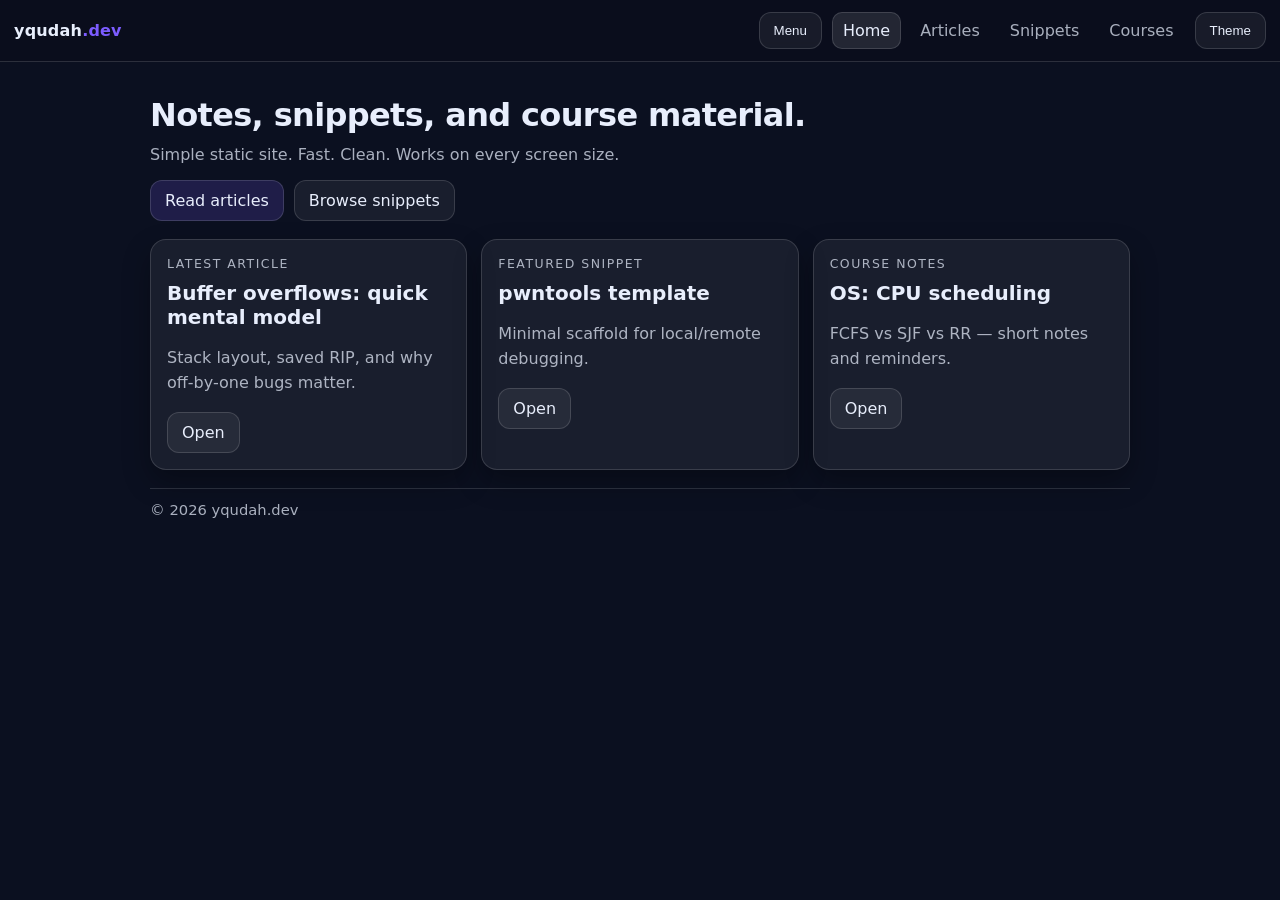
<file: index.html>
<!doctype html>
<html lang="en">
<head>
  <meta charset="utf-8" />
  <meta name="viewport" content="width=device-width,initial-scale=1" />
  <title>yqudah.dev</title>
  <meta name="description" content="Notes, code snippets, and course material." />
  <link rel="stylesheet" href="style.css" />
</head>
<body>
  <header class="topbar">
    <a class="brand" href="index.html">yqudah<span>.dev</span></a>

    <button class="btn ghost menuBtn" id="menuBtn" type="button" aria-label="Toggle menu">
      Menu
    </button>

    <nav class="nav" id="nav">
      <a class="active" href="index.html">Home</a>
      <a href="articles.html">Articles</a>
      <a href="snippets.html">Snippets</a>
      <a href="courses.html">Courses</a>
    </nav>

    <button class="btn ghost" id="themeBtn" type="button" aria-label="Toggle theme">Theme</button>
  </header>

  <main class="container">
    <section class="hero">
      <h1>Notes, snippets, and course material.</h1>
      <p class="muted">
        Simple static site. Fast. Clean. Works on every screen size.
      </p>
      <div class="row">
        <a class="btn" href="articles.html">Read articles</a>
        <a class="btn ghost" href="snippets.html">Browse snippets</a>
      </div>
    </section>

    <section class="grid">
      <article class="card">
        <div class="kicker">Latest article</div>
        <h2 class="h2">Buffer overflows: quick mental model</h2>
        <p class="muted">
          Stack layout, saved RIP, and why off-by-one bugs matter.
        </p>
        <a class="btn ghost" href="articles.html#post-bo-model">Open</a>
      </article>

      <article class="card">
        <div class="kicker">Featured snippet</div>
        <h2 class="h2">pwntools template</h2>
        <p class="muted">
          Minimal scaffold for local/remote debugging.
        </p>
        <a class="btn ghost" href="snippets.html#snip-pwntools">Open</a>
      </article>

      <article class="card">
        <div class="kicker">Course notes</div>
        <h2 class="h2">OS: CPU scheduling</h2>
        <p class="muted">
          FCFS vs SJF vs RR — short notes and reminders.
        </p>
        <a class="btn ghost" href="courses.html#os-scheduling">Open</a>
      </article>
    </section>

    <footer class="footer">
      <div class="muted small">© <span id="year"></span> yqudah.dev</div>
    </footer>
  </main>

  <script src="app.js"></script>
</body>
</html>
</file>
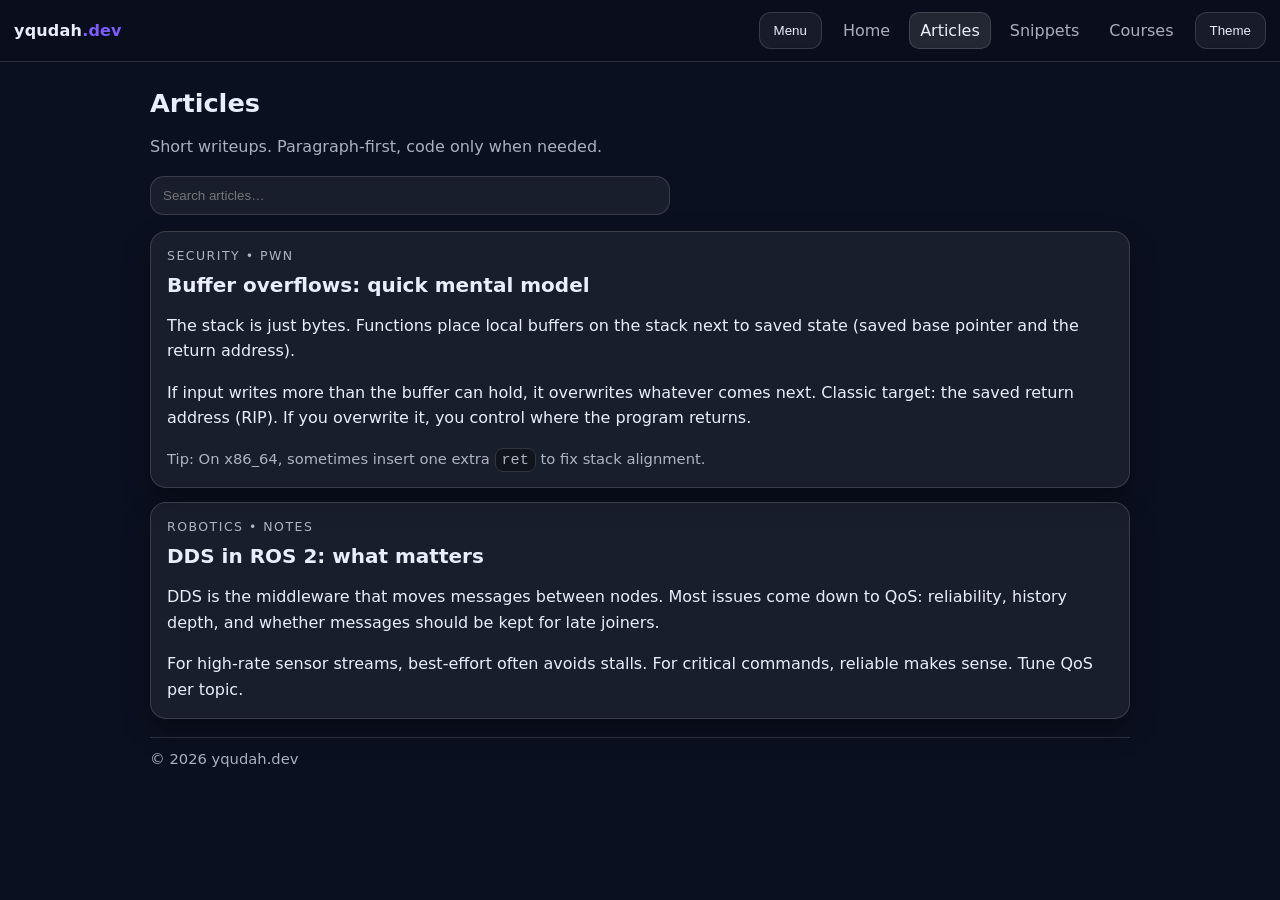
<file: articles.html>
<!doctype html>
<html lang="en">
<head>
  <meta charset="utf-8" />
  <meta name="viewport" content="width=device-width,initial-scale=1" />
  <title>Articles • yqudah.dev</title>
  <meta name="description" content="Articles and writeups." />
  <link rel="stylesheet" href="style.css" />
</head>
<body>
  <header class="topbar">
    <a class="brand" href="index.html">yqudah<span>.dev</span></a>

    <button class="btn ghost menuBtn" id="menuBtn" type="button" aria-label="Toggle menu">
      Menu
    </button>

    <nav class="nav" id="nav">
      <a href="index.html">Home</a>
      <a class="active" href="articles.html">Articles</a>
      <a href="snippets.html">Snippets</a>
      <a href="courses.html">Courses</a>
    </nav>

    <button class="btn ghost" id="themeBtn" type="button" aria-label="Toggle theme">Theme</button>
  </header>

  <main class="container">
    <section class="pageHead">
      <h1>Articles</h1>
      <p class="muted">Short writeups. Paragraph-first, code only when needed.</p>
      <input class="search" id="search" placeholder="Search articles…" />
    </section>

    <section class="stack" id="list">
      <article class="post card" id="post-bo-model" data-title="buffer overflows quick mental model stack saved rip">
        <div class="kicker">Security • Pwn</div>
        <h2 class="h2">Buffer overflows: quick mental model</h2>
        <p>
          The stack is just bytes. Functions place local buffers on the stack next to saved state (saved base pointer and the return address).
        </p>
        <p>
          If input writes more than the buffer can hold, it overwrites whatever comes next. Classic target: the saved return address (RIP).
          If you overwrite it, you control where the program returns.
        </p>
        <p class="muted small">
          Tip: On x86_64, sometimes insert one extra <code>ret</code> to fix stack alignment.
        </p>
      </article>

      <article class="post card" id="post-dds-notes" data-title="dds ros2 qos reliability best effort history depth">
        <div class="kicker">Robotics • Notes</div>
        <h2 class="h2">DDS in ROS 2: what matters</h2>
        <p>
          DDS is the middleware that moves messages between nodes. Most issues come down to QoS:
          reliability, history depth, and whether messages should be kept for late joiners.
        </p>
        <p>
          For high-rate sensor streams, best-effort often avoids stalls. For critical commands, reliable makes sense.
          Tune QoS per topic.
        </p>
      </article>
    </section>

    <footer class="footer">
      <div class="muted small">© <span id="year"></span> yqudah.dev</div>
    </footer>
  </main>

  <script src="app.js"></script>
  <script>
    const q = document.getElementById("search");
    const posts = [...document.querySelectorAll(".post")];
    q.addEventListener("input", () => {
      const term = q.value.trim().toLowerCase();
      posts.forEach(p => {
        const hay = (p.dataset.title || "").toLowerCase();
        p.style.display = hay.includes(term) ? "" : "none";
      });
    });
  </script>
</body>
</html>
</file>
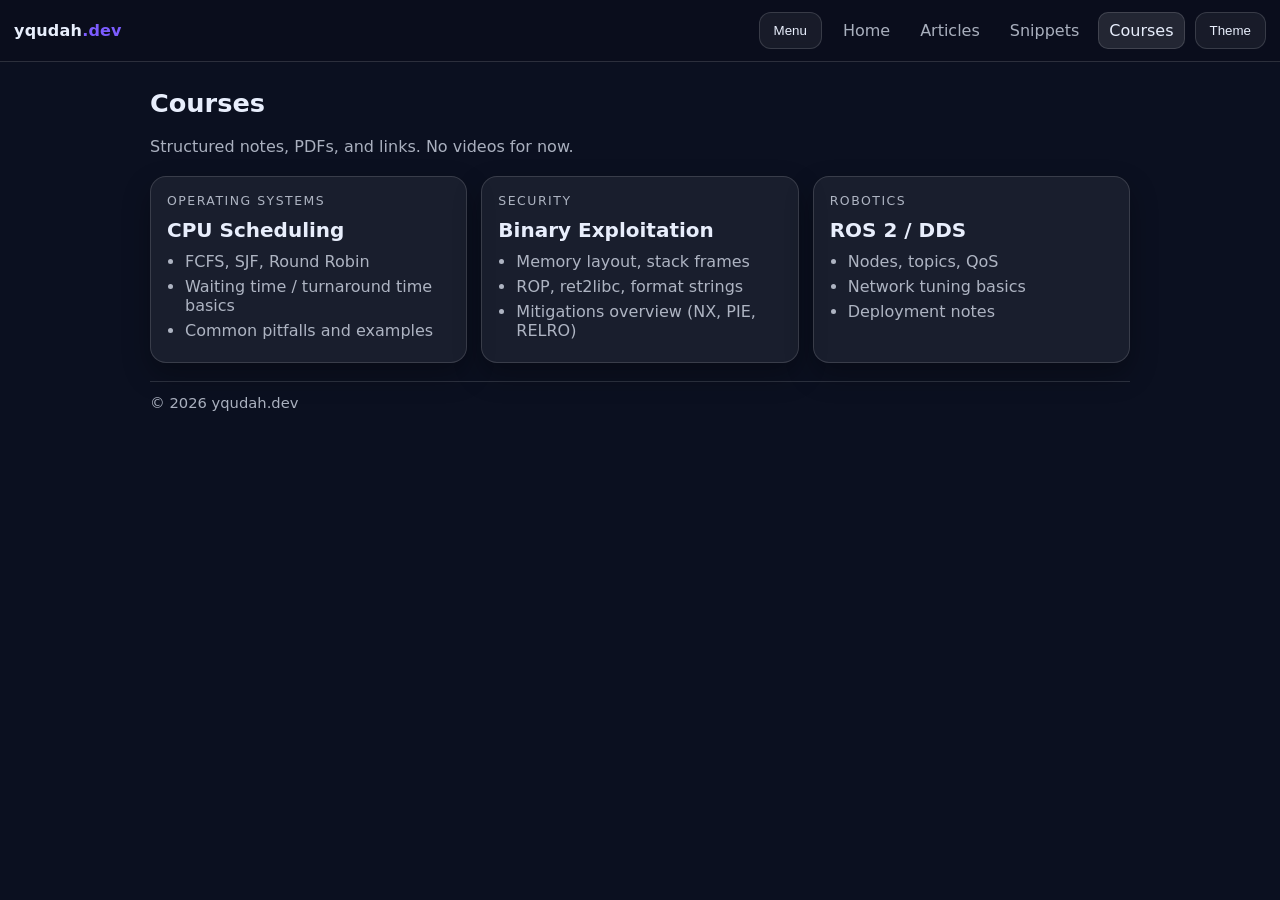
<file: courses.html>
<!doctype html>
<html lang="en">
<head>
  <meta charset="utf-8" />
  <meta name="viewport" content="width=device-width,initial-scale=1" />
  <title>Courses • yqudah.dev</title>
  <meta name="description" content="Course notes and material (no videos)." />
  <link rel="stylesheet" href="style.css" />
</head>
<body>
  <header class="topbar">
    <a class="brand" href="index.html">yqudah<span>.dev</span></a>

    <button class="btn ghost menuBtn" id="menuBtn" type="button" aria-label="Toggle menu">
      Menu
    </button>

    <nav class="nav" id="nav">
      <a href="index.html">Home</a>
      <a href="articles.html">Articles</a>
      <a href="snippets.html">Snippets</a>
      <a class="active" href="courses.html">Courses</a>
    </nav>

    <button class="btn ghost" id="themeBtn" type="button" aria-label="Toggle theme">Theme</button>
  </header>

  <main class="container">
    <section class="pageHead">
      <h1>Courses</h1>
      <p class="muted">Structured notes, PDFs, and links. No videos for now.</p>
    </section>

    <section class="grid">
      <article class="card" id="os-scheduling">
        <div class="kicker">Operating Systems</div>
        <h2 class="h2">CPU Scheduling</h2>
        <ul class="bullets">
          <li>FCFS, SJF, Round Robin</li>
          <li>Waiting time / turnaround time basics</li>
          <li>Common pitfalls and examples</li>
        </ul>
      </article>

      <article class="card">
        <div class="kicker">Security</div>
        <h2 class="h2">Binary Exploitation</h2>
        <ul class="bullets">
          <li>Memory layout, stack frames</li>
          <li>ROP, ret2libc, format strings</li>
          <li>Mitigations overview (NX, PIE, RELRO)</li>
        </ul>
      </article>

      <article class="card">
        <div class="kicker">Robotics</div>
        <h2 class="h2">ROS 2 / DDS</h2>
        <ul class="bullets">
          <li>Nodes, topics, QoS</li>
          <li>Network tuning basics</li>
          <li>Deployment notes</li>
        </ul>
      </article>
    </section>

    <footer class="footer">
      <div class="muted small">© <span id="year"></span> yqudah.dev</div>
    </footer>
  </main>

  <script src="app.js"></script>
</body>
</html>
</file>
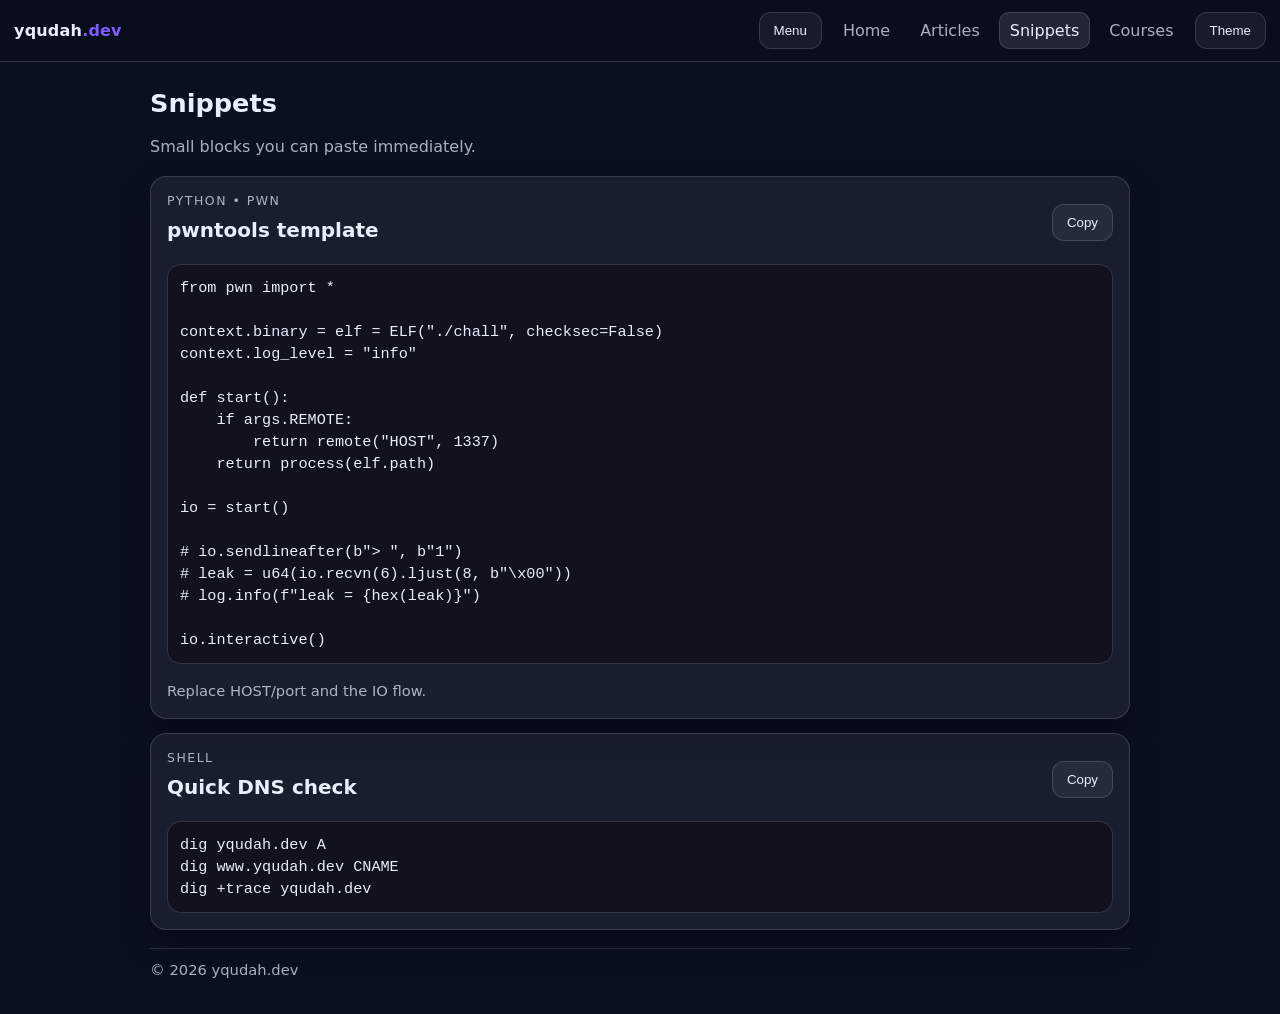
<file: snippets.html>
<!doctype html>
<html lang="en">
<head>
  <meta charset="utf-8" />
  <meta name="viewport" content="width=device-width,initial-scale=1" />
  <title>Snippets • yqudah.dev</title>
  <meta name="description" content="Copy-ready code snippets." />
  <link rel="stylesheet" href="style.css" />
</head>
<body>
  <header class="topbar">
    <a class="brand" href="index.html">yqudah<span>.dev</span></a>

    <button class="btn ghost menuBtn" id="menuBtn" type="button" aria-label="Toggle menu">
      Menu
    </button>

    <nav class="nav" id="nav">
      <a href="index.html">Home</a>
      <a href="articles.html">Articles</a>
      <a class="active" href="snippets.html">Snippets</a>
      <a href="courses.html">Courses</a>
    </nav>

    <button class="btn ghost" id="themeBtn" type="button" aria-label="Toggle theme">Theme</button>
  </header>

  <main class="container">
    <section class="pageHead">
      <h1>Snippets</h1>
      <p class="muted">Small blocks you can paste immediately.</p>
    </section>

    <section class="stack">
      <article class="card" id="snip-pwntools">
        <div class="row between">
          <div>
            <div class="kicker">Python • Pwn</div>
            <h2 class="h2">pwntools template</h2>
          </div>
          <button class="btn ghost copyBtn" data-copy-target="code1" type="button">Copy</button>
        </div>

        <pre class="code"><code id="code1">from pwn import *

context.binary = elf = ELF("./chall", checksec=False)
context.log_level = "info"

def start():
    if args.REMOTE:
        return remote("HOST", 1337)
    return process(elf.path)

io = start()

# io.sendlineafter(b"&gt; ", b"1")
# leak = u64(io.recvn(6).ljust(8, b"\x00"))
# log.info(f"leak = {hex(leak)}")

io.interactive()</code></pre>

        <p class="muted small">Replace HOST/port and the IO flow.</p>
      </article>

      <article class="card">
        <div class="row between">
          <div>
            <div class="kicker">Shell</div>
            <h2 class="h2">Quick DNS check</h2>
          </div>
          <button class="btn ghost copyBtn" data-copy-target="code2" type="button">Copy</button>
        </div>

        <pre class="code"><code id="code2">dig yqudah.dev A
dig www.yqudah.dev CNAME
dig +trace yqudah.dev</code></pre>
      </article>
    </section>

    <footer class="footer">
      <div class="muted small">© <span id="year"></span> yqudah.dev</div>
    </footer>
  </main>

  <script src="app.js"></script>
</body>
</html>
</file>
<file: style.css>
/* ===== Theme ===== */
:root{
  --bg:#0b1020;
  --panel:rgba(255,255,255,.06);
  --panel2:rgba(255,255,255,.10);
  --text:#e8eefc;
  --muted:rgba(232,238,252,.72);
  --border:rgba(255,255,255,.14);
  --shadow:rgba(0,0,0,.30);
  --accent:#7c5cff;
  --codebg:rgba(0,0,0,.35);
}

:root[data-theme="light"]{
  --bg:#f7f7fb;
  --panel:rgba(0,0,0,.04);
  --panel2:rgba(0,0,0,.06);
  --text:#0d1220;
  --muted:rgba(13,18,32,.70);
  --border:rgba(0,0,0,.12);
  --shadow:rgba(0,0,0,.10);
  --accent:#5a44ff;
  --codebg:rgba(0,0,0,.06);
}

/* ===== Base ===== */
*{ box-sizing:border-box; }
html,body{ height:100%; }
body{
  margin:0;
  font-family: system-ui, -apple-system, Segoe UI, Roboto, Arial, sans-serif;
  background: var(--bg);
  color: var(--text);
}
a{ color:inherit; }
.muted{ color:var(--muted); }
.small{ font-size:.92rem; }

.container{
  width: min(980px, calc(100% - 28px));
  margin: 0 auto;
  padding: 18px 0 36px;
}

/* ===== Topbar ===== */
.topbar{
  position: sticky;
  top:0;
  z-index:50;
  display:flex;
  align-items:center;
  gap:10px;
  padding: 12px 14px;
  border-bottom:1px solid var(--border);
  background: rgba(10,14,28,.70);
  backdrop-filter: blur(10px);
}
:root[data-theme="light"] .topbar{
  background: rgba(247,247,251,.85);
}

.brand{
  text-decoration:none;
  font-weight:800;
  letter-spacing:.2px;
  margin-right:auto;
}
.brand span{ color:var(--accent); }

.nav{
  display:flex;
  gap:8px;
  align-items:center;
}
.nav a{
  text-decoration:none;
  color:var(--muted);
  padding:8px 10px;
  border-radius:10px;
  border:1px solid transparent;
}
.nav a:hover{
  color:var(--text);
  border-color:var(--border);
  background: var(--panel);
}
.nav a.active{
  color:var(--text);
  border-color:var(--border);
  background: var(--panel2);
}

.menuBtn{ display:none; }

/* Mobile nav */
@media (max-width: 760px){
  .menuBtn{ display:inline-flex; }
  .nav{
    display:none;
    position:absolute;
    left:14px;
    right:14px;
    top:56px;
    padding:10px;
    border:1px solid var(--border);
    background: rgba(10,14,28,.92);
    border-radius:14px;
    flex-direction:column;
    align-items:stretch;
    gap:6px;
  }
  :root[data-theme="light"] .nav{ background: rgba(247,247,251,.95); }
  .nav.open{ display:flex; }
  .nav a{ padding:10px 12px; }
}

/* ===== Layout helpers ===== */
.row{ display:flex; gap:10px; align-items:center; flex-wrap:wrap; }
.between{ justify-content:space-between; }
.stack{ display:flex; flex-direction:column; gap:14px; }

.hero{
  padding: 16px 0 8px;
  margin-bottom: 10px;
}
.hero h1{
  margin: 0 0 8px;
  font-size: clamp(1.6rem, 2.5vw, 2.2rem);
  letter-spacing: -0.02em;
}
.hero p{ margin: 0 0 12px; max-width: 60ch; }

.pageHead{ margin: 8px 0 16px; }
.pageHead h1{
  margin:0 0 6px;
  font-size: clamp(1.4rem, 2vw, 1.9rem);
}

.grid{
  display:grid;
  gap:14px;
  grid-template-columns: repeat(3, 1fr);
}
@media (max-width: 980px){
  .grid{ grid-template-columns: 1fr; }
}

/* ===== Cards & text ===== */
.card{
  background: var(--panel);
  border:1px solid var(--border);
  border-radius:16px;
  box-shadow: 0 12px 28px var(--shadow);
  padding:16px;
}
.kicker{
  font-size:.78rem;
  letter-spacing:.12em;
  text-transform:uppercase;
  color:var(--muted);
  margin-bottom:10px;
}
.h2{
  margin: 0 0 10px;
  font-size: 1.25rem;
}
p{ line-height:1.6; }
p:last-child{ margin-bottom:0; }

/* ===== Buttons ===== */
.btn{
  display:inline-flex;
  align-items:center;
  justify-content:center;
  gap:8px;
  padding:10px 14px;
  border-radius:12px;
  border:1px solid var(--border);
  background: rgba(124,92,255,.18);
  color: var(--text);
  text-decoration:none;
  cursor:pointer;
  user-select:none;
}
.btn:hover{ border-color: rgba(124,92,255,.45); }
.btn.ghost{
  background: var(--panel);
}
.btn.ghost:hover{
  background: var(--panel2);
}

/* ===== Search ===== */
.search{
  width: min(520px, 100%);
  padding: 11px 12px;
  border-radius: 14px;
  border: 1px solid var(--border);
  background: var(--panel);
  color: var(--text);
  outline: none;
}
.search:focus{
  border-color: rgba(124,92,255,.50);
}

/* ===== Code ===== */
.code{
  margin: 12px 0 0;
  background: var(--codebg);
  border: 1px solid var(--border);
  border-radius: 14px;
  padding: 12px;
  overflow:auto;
}
code{
  font-family: ui-monospace, SFMono-Regular, Menlo, Monaco, Consolas, "Liberation Mono", "Courier New", monospace;
  font-size: 0.95rem;
  line-height: 1.45;
}
p code{
  padding: 2px 6px;
  border-radius: 8px;
  background: var(--codebg);
  border: 1px solid var(--border);
}

/* ===== Lists ===== */
.bullets{
  margin:0;
  padding-left:18px;
  color:var(--muted);
}
.bullets li{ margin:6px 0; }

/* ===== Footer ===== */
.footer{
  margin-top: 18px;
  padding-top: 12px;
  border-top: 1px solid var(--border);
}
</file>
